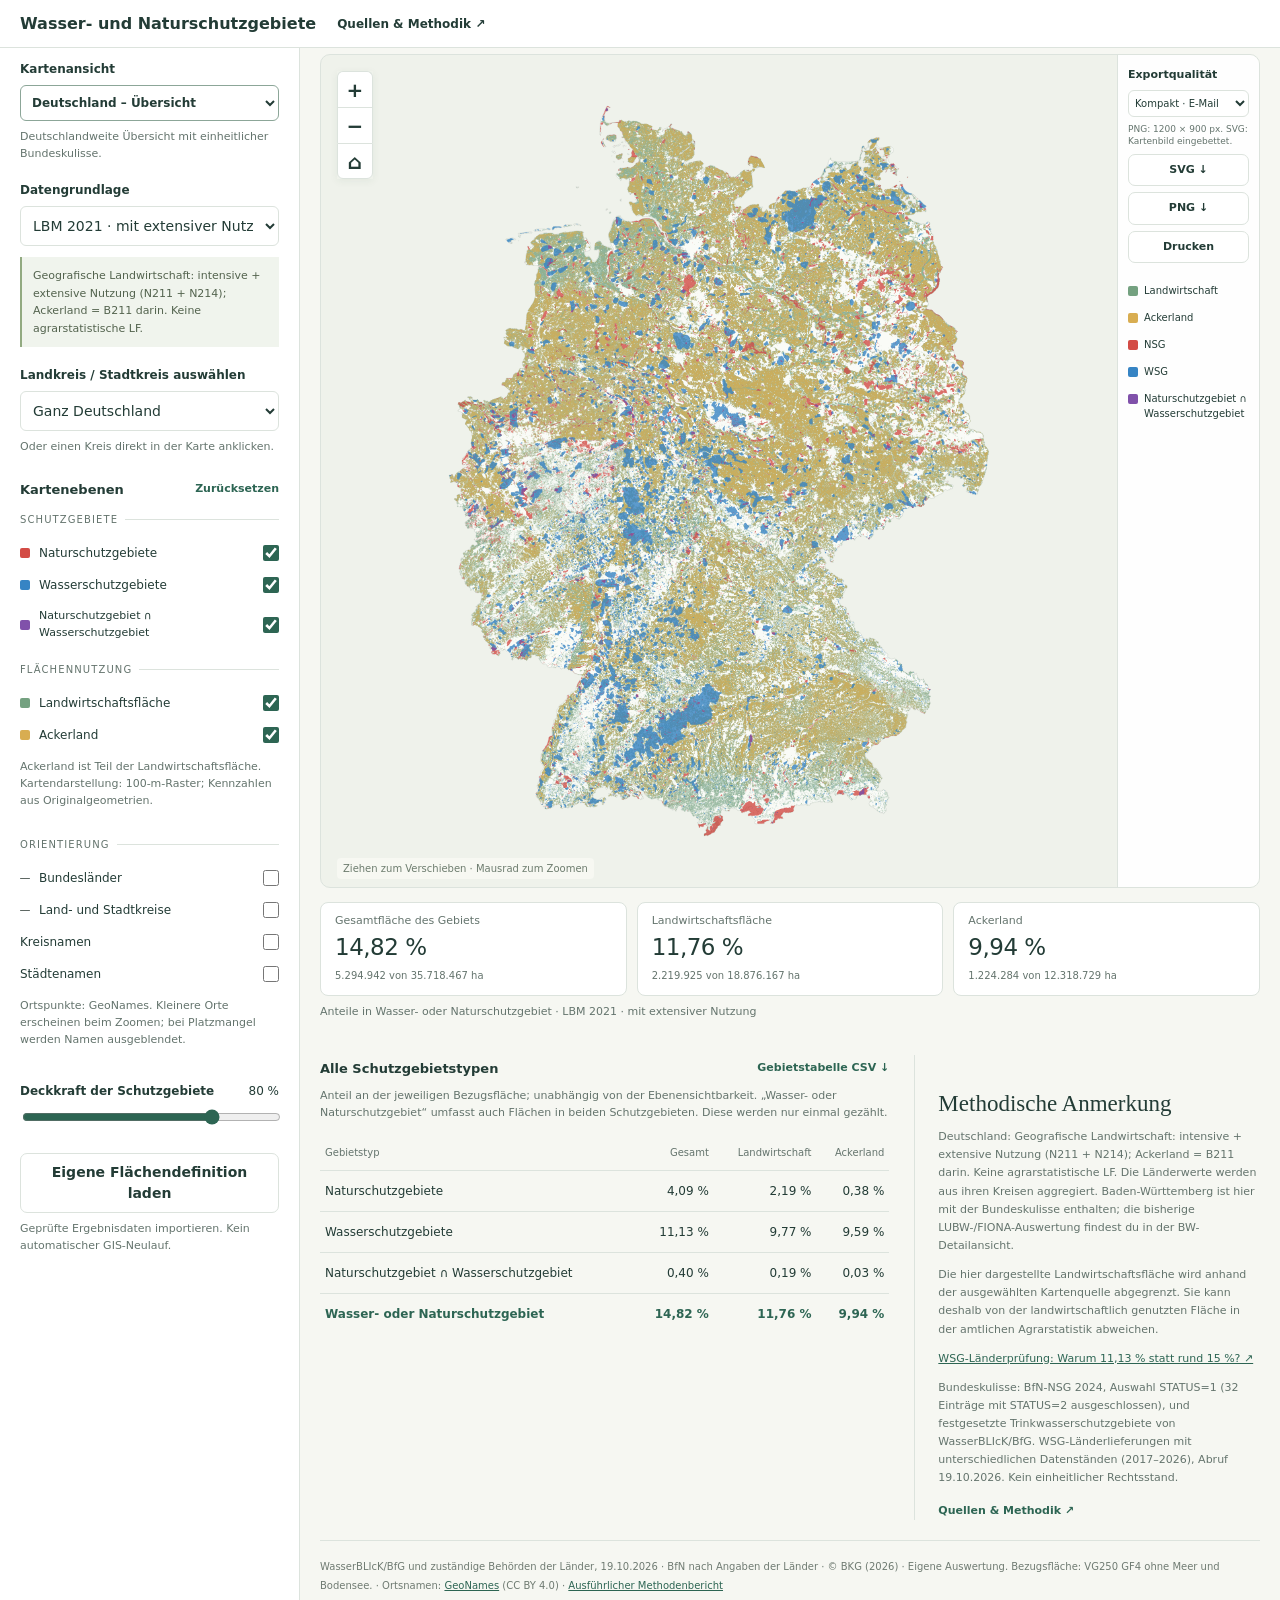
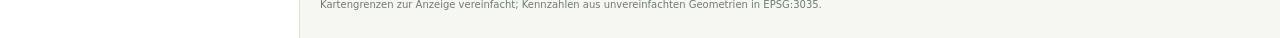
<file: index.html>
<!doctype html>
<html lang="de"><head><meta charset="utf-8"><meta name="viewport" content="width=device-width,initial-scale=1"><meta name="description" content="Amtliche Schutzgebiete und landwirtschaftliche Flächen in Deutschland und Baden-Württemberg interaktiv erkunden."><title>Wasser- und Naturschutzgebiete</title><link rel="stylesheet" href="style.css?v=20261019-legend1"></head>
<body><header><a class="brand" href="#"><span><span class="site-title">Wasser- und Naturschutzgebiete</span><small>Deutschland & Baden-Württemberg</small></span></a><button id="sourcesBtn" class="quiet">Quellen & Methodik ↗</button></header>
<main><aside class="controls"><div class="scope-switch"><label class="field" for="scope">Kartenansicht</label><select id="scope"><option value="DE">Deutschland – Übersicht</option><option value="BW">Baden-Württemberg – Detailansicht</option></select></div><p id="scopeHelp" class="hint">Deutschlandweite Übersicht mit einheitlicher Bundeskulisse.</p>
<label class="field" for="definition">Datengrundlage</label><select id="definition"><option value="fiona">FIONA · Antragsflächen 2022</option><option value="lbm">LBM-DE · Landbedeckung 2021</option></select><p id="definitionNote" class="note"></p>
<label class="field" for="region">Landkreis / Stadtkreis auswählen</label><select id="region"><option value="BW">Ganz Baden-Württemberg</option></select><p class="hint">Oder einen Kreis direkt in der Karte anklicken.</p>
<div class="section-title">Kartenebenen <button id="defaults" class="text-btn">Zurücksetzen</button></div>
<fieldset><legend>Schutzgebiete</legend><label class="layer"><span><i style="--swatch:#d34b45"></i>Naturschutzgebiete</span><input id="nsg" type="checkbox" checked></label><label class="layer"><span><i style="--swatch:#3684c4"></i>Wasserschutzgebiete</span><input id="wsg" type="checkbox" checked></label><label class="layer sub"><span><i style="--swatch:#8051aa"></i>Naturschutzgebiet ∩ Wasserschutzgebiet</span><input id="overlap" type="checkbox" checked></label></fieldset>
<fieldset><legend>Flächennutzung</legend><label class="layer"><span><i style="--swatch:#74a180"></i>Landwirtschaftsfläche</span><input id="agriculture" type="checkbox" checked></label><label class="layer"><span><i style="--swatch:#d8ad51"></i>Ackerland</span><input id="arable" type="checkbox" checked></label><p id="rasterNote" class="hint"></p></fieldset>
<fieldset><legend>Orientierung</legend><label id="stateLayer" class="layer"><span><i class="line"></i>Bundesländer</span><input id="stateLines" type="checkbox"></label><label class="layer"><span><i class="line"></i>Land- und Stadtkreise</span><input id="county" type="checkbox"></label><label class="layer"><span>Kreisnamen</span><input id="labels" type="checkbox"></label><label class="layer"><span>Städtenamen</span><input id="cities" type="checkbox"></label><p class="hint">Ortspunkte: GeoNames. Kleinere Orte erscheinen beim Zoomen; bei Platzmangel werden Namen ausgeblendet.</p></fieldset>
<label class="field" for="opacity">Deckkraft der Schutzgebiete <output id="opacityValue">80 %</output></label><input id="opacity" type="range" min="20" max="100" value="80">
<button id="dataBtn" class="outline full">Eigene Flächendefinition laden</button><p class="hint">Geprüfte Ergebnisdaten importieren. Kein automatischer GIS-Neulauf.</p>
</aside>
<section class="workspace"><div class="workspace-top" hidden><div><h2 id="regionTitle">Baden-Württemberg</h2></div></div>
<div class="map-wrap"><p id="loadStatus" class="note" role="status" hidden></p><svg id="map" role="img" aria-label="Interaktive Karte der Schutzgebiete und Flächennutzung in Baden-Württemberg" tabindex="0" xmlns="http://www.w3.org/2000/svg"></svg><div class="map-tools"><button id="zoomIn" aria-label="Vergrößern">+</button><button id="zoomOut" aria-label="Verkleinern">−</button><button id="resetView" aria-label="Ganzes Land anzeigen">⌂</button></div><div class="map-caption">Ziehen zum Verschieben · Mausrad zum Zoomen</div><div id="hoverLabel" class="hover-label" hidden></div><aside class="map-rail" aria-label="Kartenlegende und Export"><div class="exports"><label for="exportQuality">Exportqualität</label><select id="exportQuality"><option value="small" selected>Kompakt · E-Mail</option><option value="medium">Standard</option><option value="high">Hoch</option></select><small id="exportHint">PNG: 1200 × 900 px. SVG: Kartenbild eingebettet.</small><button id="svgExport">SVG ↓</button><button id="pngExport">PNG ↓</button><button id="printBtn" title="Druckansicht öffnen">Drucken</button></div><div class="map-legend"><span><i style="--swatch:#74a180"></i>Landwirtschaft</span><span><i style="--swatch:#d8ad51"></i>Ackerland</span><span><i style="--swatch:#d34b45"></i>NSG</span><span><i style="--swatch:#3684c4"></i>WSG</span><span><i style="--swatch:#8051aa"></i>Naturschutzgebiet ∩ Wasserschutzgebiet</span></div></aside></div>
<div class="metrics" aria-live="polite"><article><span>Gesamtfläche des Gebiets</span><strong id="totalMetric">–</strong><small id="totalArea"></small></article><article><span id="agLabel">Landwirtschaftsfläche</span><strong id="agMetric">–</strong><small id="agArea"></small></article><article><span id="arableLabel">Ackerland</span><strong id="arableMetric">–</strong><small id="arableArea"></small></article></div><p class="metric-note" id="metricNote"></p>
<div class="bottom-grid"><section class="results"><div class="section-title">Alle Schutzgebietstypen <button id="csvExport" class="text-btn">Gebietstabelle CSV ↓</button></div><p class="hint">Anteil an der jeweiligen Bezugsfläche; unabhängig von der Ebenensichtbarkeit. „Wasser- oder Naturschutzgebiet“ umfasst auch Flächen in beiden Schutzgebieten. Diese werden nur einmal gezählt.</p><table><thead><tr><th>Gebietstyp</th><th>Gesamt</th><th>Landwirtschaft</th><th>Ackerland</th></tr></thead><tbody id="resultsBody"></tbody></table></section><section class="context"><h3>Methodische Anmerkung</h3><p id="scopeNote"></p><p>Die hier dargestellte Landwirtschaftsfläche wird anhand der ausgewählten Kartenquelle abgegrenzt. Sie kann deshalb von der landwirtschaftlich genutzten Fläche in der amtlichen Agrarstatistik abweichen.</p><p><a href="Wasserschutz-Pruefung.html" target="_blank" rel="noopener">WSG-Länderprüfung: Warum 11,13 % statt rund 15 %? ↗</a></p><p id="protectionNote">Schutzkulisse: Abruf 19.10.2026. Kein einheitlicher historischer Datenstand. Ein Gebietsstatus bedeutet keine überall gleichen Bewirtschaftungsauflagen.</p><button id="methodBtn" class="text-btn">Quellen & Methodik ↗</button></section></div>
<footer><span id="footerText"></span> · Ortsnamen: <a href="https://www.geonames.org/" target="_blank" rel="noopener noreferrer">GeoNames</a> (CC BY 4.0) · <a class="method-link" href="Methodik_bw.txt" target="_blank">Ausführlicher Methodenbericht</a><br>Kartengrenzen zur Anzeige vereinfacht; Kennzahlen aus unvereinfachten Geometrien in EPSG:3035.</footer></section></main>
<dialog id="sourcesDialog"><div class="dialog-head"><div><h2>Quellen & Methodik</h2></div><button data-close aria-label="Schließen">✕</button></div><div id="sourcesContent"></div><p><a href="Wasserschutz-Pruefung.html" target="_blank" rel="noopener">Wasserschutzgebiete: Länderabgleich, Studie und offene Abweichungen ↗</a></p><p class="warning">Quellenlinks öffnen die amtlichen Angebote. Das Dashboard verwendet gespeicherte Datenstände und aktualisiert sie nicht automatisch.</p><a class="button-link method-link" href="Methodik_bw.txt" target="_blank">Vollständigen Methodenbericht öffnen</a></dialog>
<dialog id="dataDialog"><div class="dialog-head"><div><h2>Eigene Flächendefinition</h2></div><button data-close aria-label="Schließen">✕</button></div><p>Du kannst eine vorberechnete Definition als JSON importieren, etwa eine andere Abgrenzung von Landwirtschaft. Die Datei muss dieselbe Schutzkulisse und dieselben Gebietsgrenzen verwenden. Prozentwerte werden aus Hektarangaben berechnet.</p><p>Der Import ersetzt keine Geodatenanalyse. Eigene Definitionsdaten zeigen zunächst <strong>keine Landwirtschaftsgeometrie</strong>; NSG, WSG und Kreisgrenzen bleiben sichtbar. Importierte Werte sind als ungeprüfte eigene Daten gekennzeichnet.</p><button id="templateBtn">Aktuelle Definition als JSON-Vorlage ↓</button><label class="upload" for="dataUpload">JSON-Datei auswählen<input id="dataUpload" type="file" accept=".json,application/json"></label><p id="importMessage" role="status"></p><button id="removeCustom" class="quiet" hidden>Eigene Definition entfernen</button><p class="hint">Der Import bleibt nur in dieser geöffneten Sitzung. Quellen und Beschreibung werden mit der Definition übernommen.</p></dialog>
<div id="toast" role="status" hidden></div><script src="data.js"></script><script src="places-bw.js?v=20261019-de"></script><script src="place-labels.js?v=20261019-de"></script><script src="app.js?v=20261019-area-defaults"></script></body></html>
</file>
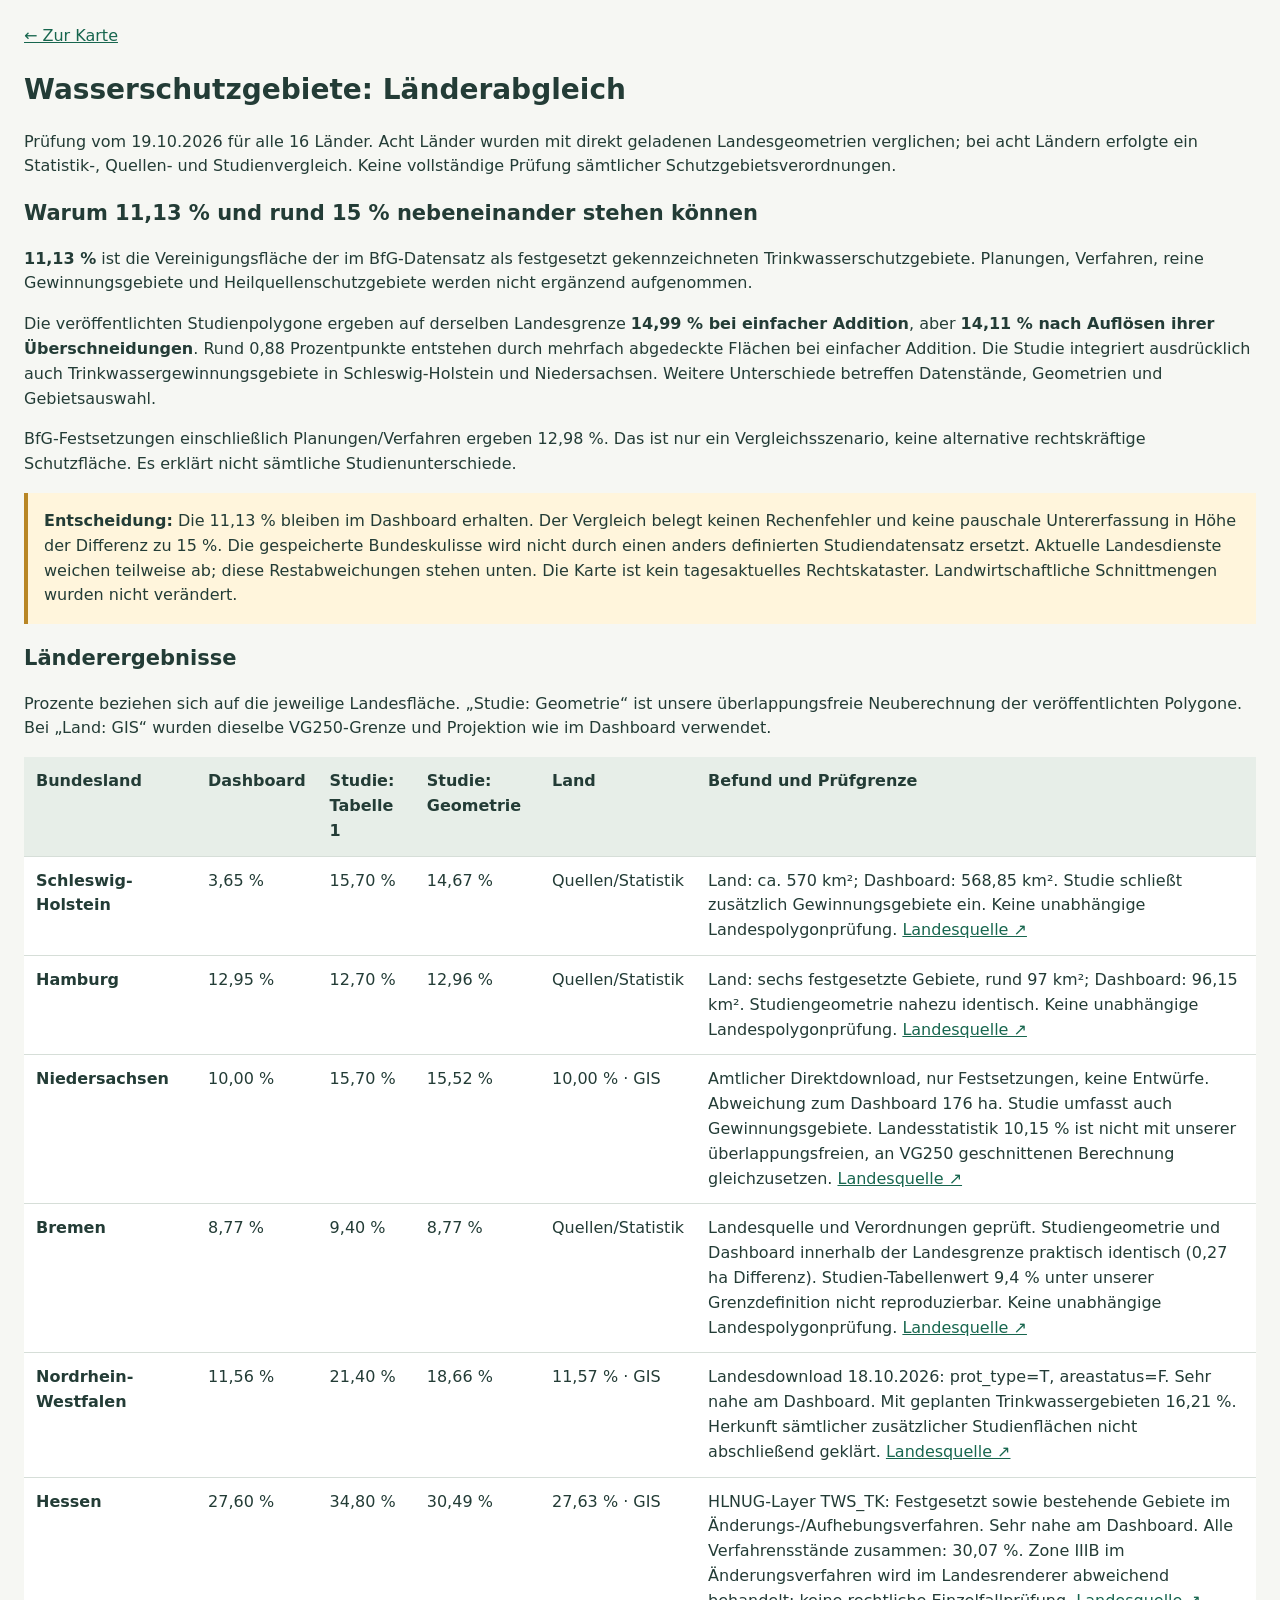
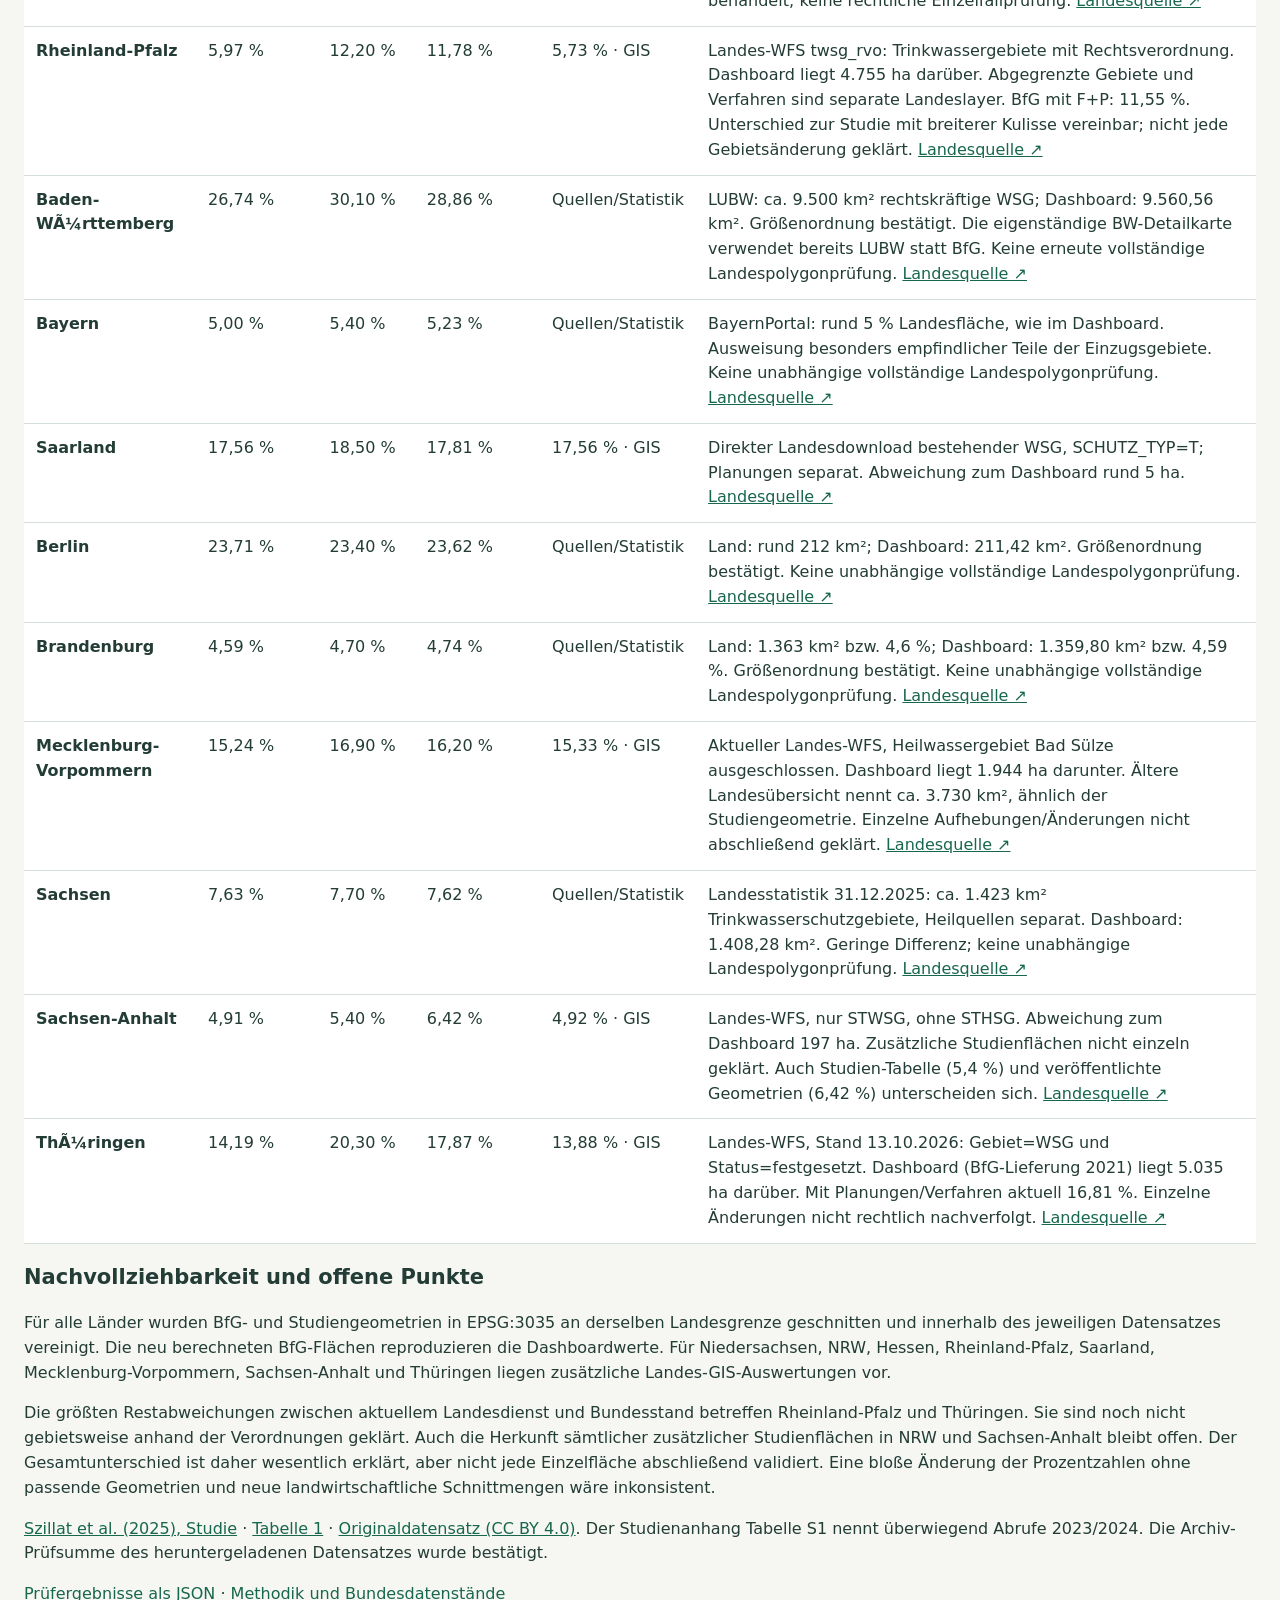
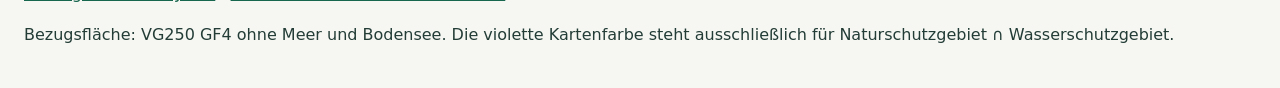
<file: Wasserschutz-Pruefung.html>
<!doctype html><html lang="de"><meta charset="utf-8"><meta name="viewport" content="width=device-width,initial-scale=1"><title>Wasserschutzgebiete – Länderabgleich</title><style>body{font:16px/1.55 system-ui;color:#233c36;background:#f6f7f3;max-width:1450px;margin:auto;padding:24px}a{color:#17664e}h1{font-size:28px}h2{font-size:21px}table{border-collapse:collapse;width:100%;background:white}th,td{padding:12px;text-align:left;border-bottom:1px solid #d6ded8;vertical-align:top}thead th{background:#e7eee8}td:last-child{min-width:330px}.scroll{overflow:auto}.note{padding:16px;background:#fff5dc;border-left:4px solid #b88625}@media print{body{font-size:10px;padding:0}.scroll{overflow:visible}td:last-child{min-width:0}th,td{padding:5px}tr{break-inside:avoid}}</style><a href="./">← Zur Karte</a><h1>Wasserschutzgebiete: Länderabgleich</h1><p>Prüfung vom 19.10.2026 für alle 16 Länder. Acht Länder wurden mit direkt geladenen Landesgeometrien verglichen; bei acht Ländern erfolgte ein Statistik-, Quellen- und Studienvergleich. Keine vollständige Prüfung sämtlicher Schutzgebietsverordnungen.</p><h2>Warum 11,13 % und rund 15 % nebeneinander stehen können</h2><p><strong>11,13 %</strong> ist die Vereinigungsfläche der im BfG-Datensatz als festgesetzt gekennzeichneten Trinkwasserschutzgebiete. Planungen, Verfahren, reine Gewinnungsgebiete und Heilquellenschutzgebiete werden nicht ergänzend aufgenommen.</p><p>Die veröffentlichten Studienpolygone ergeben auf derselben Landesgrenze <strong>14,99 % bei einfacher Addition</strong>, aber <strong>14,11 % nach Auflösen ihrer Überschneidungen</strong>. Rund 0,88 Prozentpunkte entstehen durch mehrfach abgedeckte Flächen bei einfacher Addition. Die Studie integriert ausdrücklich auch Trinkwassergewinnungsgebiete in Schleswig-Holstein und Niedersachsen. Weitere Unterschiede betreffen Datenstände, Geometrien und Gebietsauswahl.</p><p>BfG-Festsetzungen einschließlich Planungen/Verfahren ergeben 12,98 %. Das ist nur ein Vergleichsszenario, keine alternative rechtskräftige Schutzfläche. Es erklärt nicht sämtliche Studienunterschiede.</p><div class="note"><strong>Entscheidung:</strong> Die 11,13 % bleiben im Dashboard erhalten. Der Vergleich belegt keinen Rechenfehler und keine pauschale Untererfassung in Höhe der Differenz zu 15 %. Die gespeicherte Bundeskulisse wird nicht durch einen anders definierten Studiendatensatz ersetzt. Aktuelle Landesdienste weichen teilweise ab; diese Restabweichungen stehen unten. Die Karte ist kein tagesaktuelles Rechtskataster. Landwirtschaftliche Schnittmengen wurden nicht verändert.</div><h2>Länderergebnisse</h2><p>Prozente beziehen sich auf die jeweilige Landesfläche. „Studie: Geometrie“ ist unsere überlappungsfreie Neuberechnung der veröffentlichten Polygone. Bei „Land: GIS“ wurden dieselbe VG250-Grenze und Projektion wie im Dashboard verwendet.</p><div class="scroll"><table><thead><tr><th>Bundesland</th><th>Dashboard</th><th>Studie: Tabelle 1</th><th>Studie: Geometrie</th><th>Land</th><th>Befund und Prüfgrenze</th></tr></thead><tbody><tr><th>Schleswig-Holstein</th><td>3,65 %</td><td>15,70 %</td><td>14,67 %</td><td>Quellen/Statistik</td><td>Land: ca. 570 km²; Dashboard: 568,85 km². Studie schließt zusätzlich Gewinnungsgebiete ein. Keine unabhängige Landespolygonprüfung. <a href="https://www.schleswig-holstein.de/DE/fachinhalte/G/grundwasser/grundwasserschutz">Landesquelle ↗</a></td></tr><tr><th>Hamburg</th><td>12,95 %</td><td>12,70 %</td><td>12,96 %</td><td>Quellen/Statistik</td><td>Land: sechs festgesetzte Gebiete, rund 97 km²; Dashboard: 96,15 km². Studiengeometrie nahezu identisch. Keine unabhängige Landespolygonprüfung. <a href="https://www.hamburg.de/politik-und-verwaltung/behoerden/bukea/themen/wasser/grundwasser/bedeutung-wasserschutzgebiete-hamburg-1158472">Landesquelle ↗</a></td></tr><tr><th>Niedersachsen</th><td>10,00 %</td><td>15,70 %</td><td>15,52 %</td><td>10,00 % · GIS</td><td>Amtlicher Direktdownload, nur Festsetzungen, keine Entwürfe. Abweichung zum Dashboard 176 ha. Studie umfasst auch Gewinnungsgebiete. Landesstatistik 10,15 % ist nicht mit unserer überlappungsfreien, an VG250 geschnittenen Berechnung gleichzusetzen. <a href="https://www.nlwkn.niedersachsen.de/startseite/wasserwirtschaft/grundwasser/wasserversorgung/wasserschutzgebiete/-44035.html">Landesquelle ↗</a></td></tr><tr><th>Bremen</th><td>8,77 %</td><td>9,40 %</td><td>8,77 %</td><td>Quellen/Statistik</td><td>Landesquelle und Verordnungen geprüft. Studiengeometrie und Dashboard innerhalb der Landesgrenze praktisch identisch (0,27 ha Differenz). Studien-Tabellenwert 9,4 % unter unserer Grenzdefinition nicht reproduzierbar. Keine unabhängige Landespolygonprüfung. <a href="https://umwelt.bremen.de/umwelt/wasser/grundwasser-und-wasserschutzgebiete-2158580">Landesquelle ↗</a></td></tr><tr><th>Nordrhein-Westfalen</th><td>11,56 %</td><td>21,40 %</td><td>18,66 %</td><td>11,57 % · GIS</td><td>Landesdownload 18.10.2026: prot_type=T, areastatus=F. Sehr nahe am Dashboard. Mit geplanten Trinkwassergebieten 16,21 %. Herkunft sämtlicher zusätzlicher Studienflächen nicht abschließend geklärt. <a href="https://www.opengeodata.nrw.de/produkte/umwelt_klima/wasser/trinkwasser/wasserschutzgebiete/">Landesquelle ↗</a></td></tr><tr><th>Hessen</th><td>27,60 %</td><td>34,80 %</td><td>30,49 %</td><td>27,63 % · GIS</td><td>HLNUG-Layer TWS_TK: Festgesetzt sowie bestehende Gebiete im Änderungs-/Aufhebungsverfahren. Sehr nahe am Dashboard. Alle Verfahrensstände zusammen: 30,07 %. Zone IIIB im Änderungsverfahren wird im Landesrenderer abweichend behandelt; keine rechtliche Einzelfallprüfung. <a href="https://geodienste-umwelt.hessen.de/arcgis/rest/services/gruschu/gruschu_wsg/MapServer/7">Landesquelle ↗</a></td></tr><tr><th>Rheinland-Pfalz</th><td>5,97 %</td><td>12,20 %</td><td>11,78 %</td><td>5,73 % · GIS</td><td>Landes-WFS twsg_rvo: Trinkwassergebiete mit Rechtsverordnung. Dashboard liegt 4.755 ha darüber. Abgegrenzte Gebiete und Verfahren sind separate Landeslayer. BfG mit F+P: 11,55 %. Unterschied zur Studie mit breiterer Kulisse vereinbar; nicht jede Gebietsänderung geklärt. <a href="https://geodienste-wasser.rlp-umwelt.de/geoserver/wsg/wfs?service=WFS&amp;request=GetCapabilities">Landesquelle ↗</a></td></tr><tr><th>Baden-WÃ¼rttemberg</th><td>26,74 %</td><td>30,10 %</td><td>28,86 %</td><td>Quellen/Statistik</td><td>LUBW: ca. 9.500 km² rechtskräftige WSG; Dashboard: 9.560,56 km². Größenordnung bestätigt. Die eigenständige BW-Detailkarte verwendet bereits LUBW statt BfG. Keine erneute vollständige Landespolygonprüfung. <a href="https://www.lubw.baden-wuerttemberg.de/wasser/wasserschutzgebiete">Landesquelle ↗</a></td></tr><tr><th>Bayern</th><td>5,00 %</td><td>5,40 %</td><td>5,23 %</td><td>Quellen/Statistik</td><td>BayernPortal: rund 5 % Landesfläche, wie im Dashboard. Ausweisung besonders empfindlicher Teile der Einzugsgebiete. Keine unabhängige vollständige Landespolygonprüfung. <a href="https://www.bayernportal.de/dokumente/leistung/86663960583">Landesquelle ↗</a></td></tr><tr><th>Saarland</th><td>17,56 %</td><td>18,50 %</td><td>17,81 %</td><td>17,56 % · GIS</td><td>Direkter Landesdownload bestehender WSG, SCHUTZ_TYP=T; Planungen separat. Abweichung zum Dashboard rund 5 ha. <a href="https://geoportal.saarland.de/article/Download_Schutzgebietskataster/">Landesquelle ↗</a></td></tr><tr><th>Berlin</th><td>23,71 %</td><td>23,40 %</td><td>23,62 %</td><td>Quellen/Statistik</td><td>Land: rund 212 km²; Dashboard: 211,42 km². Größenordnung bestätigt. Keine unabhängige vollständige Landespolygonprüfung. <a href="https://www.berlin.de/sen/uvk/umwelt/wasser-und-geologie/">Landesquelle ↗</a></td></tr><tr><th>Brandenburg</th><td>4,59 %</td><td>4,70 %</td><td>4,74 %</td><td>Quellen/Statistik</td><td>Land: 1.363 km² bzw. 4,6 %; Dashboard: 1.359,80 km² bzw. 4,59 %. Größenordnung bestätigt. Keine unabhängige vollständige Landespolygonprüfung. <a href="https://mleuv.brandenburg.de/mleuv/de/umwelt/wasser/grundwasser-und-wasserversorgung/wasserschutzgebiete/~mais2redc91347de">Landesquelle ↗</a></td></tr><tr><th>Mecklenburg-Vorpommern</th><td>15,24 %</td><td>16,90 %</td><td>16,20 %</td><td>15,33 % · GIS</td><td>Aktueller Landes-WFS, Heilwassergebiet Bad Sülze ausgeschlossen. Dashboard liegt 1.944 ha darunter. Ältere Landesübersicht nennt ca. 3.730 km², ähnlich der Studiengeometrie. Einzelne Aufhebungen/Änderungen nicht abschließend geklärt. <a href="https://umweltkarten.lung-mv.de/dienste/wg_schutzgebiete?SERVICE=WFS&amp;REQUEST=GetCapabilities">Landesquelle ↗</a></td></tr><tr><th>Sachsen</th><td>7,63 %</td><td>7,70 %</td><td>7,62 %</td><td>Quellen/Statistik</td><td>Landesstatistik 31.12.2025: ca. 1.423 km² Trinkwasserschutzgebiete, Heilquellen separat. Dashboard: 1.408,28 km². Geringe Differenz; keine unabhängige Landespolygonprüfung. <a href="https://www.wasser.sachsen.de/wsg.html">Landesquelle ↗</a></td></tr><tr><th>Sachsen-Anhalt</th><td>4,91 %</td><td>5,40 %</td><td>6,42 %</td><td>4,92 % · GIS</td><td>Landes-WFS, nur STWSG, ohne STHSG. Abweichung zum Dashboard 197 ha. Zusätzliche Studienflächen nicht einzeln geklärt. Auch Studien-Tabelle (5,4 %) und veröffentlichte Geometrien (6,42 %) unterscheiden sich. <a href="https://umwelt.sachsen-anhalt.de/freie-daten">Landesquelle ↗</a></td></tr><tr><th>ThÃ¼ringen</th><td>14,19 %</td><td>20,30 %</td><td>17,87 %</td><td>13,88 % · GIS</td><td>Landes-WFS, Stand 13.10.2026: Gebiet=WSG und Status=festgesetzt. Dashboard (BfG-Lieferung 2021) liegt 5.035 ha darüber. Mit Planungen/Verfahren aktuell 16,81 %. Einzelne Änderungen nicht rechtlich nachverfolgt. <a href="https://www.geoproxy.geoportal-th.de/geoproxy/services/wsg_hqsg_wfs?service=WFS&amp;request=GetCapabilities">Landesquelle ↗</a></td></tr></tbody></table></div><h2>Nachvollziehbarkeit und offene Punkte</h2><p>Für alle Länder wurden BfG- und Studiengeometrien in EPSG:3035 an derselben Landesgrenze geschnitten und innerhalb des jeweiligen Datensatzes vereinigt. Die neu berechneten BfG-Flächen reproduzieren die Dashboardwerte. Für Niedersachsen, NRW, Hessen, Rheinland-Pfalz, Saarland, Mecklenburg-Vorpommern, Sachsen-Anhalt und Thüringen liegen zusätzliche Landes-GIS-Auswertungen vor.</p><p>Die größten Restabweichungen zwischen aktuellem Landesdienst und Bundesstand betreffen Rheinland-Pfalz und Thüringen. Sie sind noch nicht gebietsweise anhand der Verordnungen geklärt. Auch die Herkunft sämtlicher zusätzlicher Studienflächen in NRW und Sachsen-Anhalt bleibt offen. Der Gesamtunterschied ist daher wesentlich erklärt, aber nicht jede Einzelfläche abschließend validiert. Eine bloße Änderung der Prozentzahlen ohne passende Geometrien und neue landwirtschaftliche Schnittmengen wäre inkonsistent.</p><p><a href="https://link.springer.com/article/10.1186/s12302-025-01233-3">Szillat et al. (2025), Studie</a> · <a href="https://link.springer.com/article/10.1186/s12302-025-01233-3/tables/1">Tabelle 1</a> · <a href="https://freidok.uni-freiburg.de/data/263651">Originaldatensatz (CC BY 4.0)</a>. Der Studienanhang Tabelle S1 nennt überwiegend Abrufe 2023/2024. Die Archiv-Prüfsumme des heruntergeladenen Datensatzes wurde bestätigt.</p><p><a href="Wasserschutz-Pruefung.json">Prüfergebnisse als JSON</a> · <a href="Methodik_de.txt">Methodik und Bundesdatenstände</a></p><p>Bezugsfläche: VG250 GF4 ohne Meer und Bodensee. Die violette Kartenfarbe steht ausschließlich für Naturschutzgebiet ∩ Wasserschutzgebiet.</p></html>
</file>
<file: style.css>
:root{--ink:#233c36;--muted:#64746d;--line:#dce3dd;--paper:#f6f7f2;--accent:#2d6553}*{box-sizing:border-box}body{margin:0;font:14px/1.5 system-ui,-apple-system,Segoe UI,sans-serif;color:var(--ink);background:var(--paper)}button,select,input{font:inherit}button,.button-link{cursor:pointer;background:white;border:1px solid var(--line);border-radius:7px;padding:8px 13px;color:var(--ink);font-weight:600;text-decoration:none}button:hover{background:#edf2ec;border-color:#9aafa0}button:focus-visible,select:focus-visible,a:focus-visible,input:focus-visible,svg:focus-visible{outline:3px solid #b89942;outline-offset:3px}header{height:86px;padding:0 32px;display:flex;align-items:center;justify-content:space-between;border-bottom:1px solid var(--line);background:#fff}.brand{display:flex;gap:12px;align-items:center;text-decoration:none;color:var(--ink);font-size:13px;font-weight:750;letter-spacing:2px}.brand small{display:block;font-size:12px;letter-spacing:.4px;color:var(--muted);font-weight:400}.brand-icon{font-size:36px;color:var(--accent)}.header-note{font-size:12px;color:var(--muted)}.dot{display:inline-block;width:7px;height:7px;background:#67947a;border-radius:50%;margin-right:6px}.quiet{border-color:transparent;background:transparent}.eyebrow{font-size:10px;font-weight:750;letter-spacing:1.8px;color:#718478}main{display:grid;grid-template-columns:300px minmax(0,1fr);max-width:1800px;margin:auto}.controls{padding:30px 24px;border-right:1px solid var(--line);background:#fff}h1{font-family:Georgia,serif;font-weight:400;font-size:34px;line-height:1.12;letter-spacing:-.9px;margin:13px 0}h2{font-size:24px;letter-spacing:-.6px;font-weight:600;margin:5px 0}h3{font-family:Georgia,serif;font-size:23px;font-weight:400;line-height:1.2;margin:10px 0}.intro{color:var(--muted);font-size:13px;margin-bottom:27px}.field{display:block;font-size:12px;font-weight:650;margin:19px 0 7px}select{width:100%;padding:10px 8px;border:1px solid var(--line);border-radius:6px;background:#fff;color:var(--ink)}.note{padding:10px 11px;background:#f0f4ed;border-left:2px solid #92aa81;font-size:11px;line-height:1.6;color:#53634e}.hint{font-size:11px;color:var(--muted);line-height:1.55;margin:7px 0 14px}.section-title{display:flex;justify-content:space-between;align-items:center;font-size:13px;font-weight:700;margin:24px 0 9px;gap:10px}.text-btn{border:0;background:transparent;padding:0;font-size:11px;color:var(--accent)}fieldset{border:0;border-top:1px solid var(--line);margin:13px 0 0;padding:10px 0 1px}legend{font-size:10px;color:var(--muted);padding:0 7px 0 0;text-transform:uppercase;letter-spacing:1.1px}.layer{display:flex;align-items:center;justify-content:space-between;gap:8px;padding:7px 0;font-size:12px;cursor:pointer}.layer span{display:flex;align-items:center;gap:9px}.layer.sub{font-size:11px}i{display:inline-block;width:10px;height:10px;background:var(--swatch);border-radius:2px;flex-shrink:0}i.line{height:1px;background:#5e6863}.layer input{accent-color:var(--accent);width:16px;height:16px;margin:0}input[type=range]{width:100%;accent-color:var(--accent)}output{float:right;font-weight:400}.full{width:100%;margin-top:22px}.outline{background:transparent}.workspace{padding:28px 30px;min-width:0}.workspace-top{display:flex;justify-content:space-between;align-items:center;gap:10px}.exports{display:flex;gap:7px}.exports button{font-size:12px}.metrics{display:grid;grid-template-columns:repeat(3,1fr);gap:12px;margin-top:21px}.metrics article{background:#fff;border:1px solid var(--line);padding:16px 18px;border-radius:8px}.metrics span{font-size:11px;color:var(--muted);display:block}.metrics strong{font-size:30px;font-weight:500;letter-spacing:-1.2px;display:block;margin:2px 0}.metrics small{font-size:10px;color:var(--muted)}.metric-note{font-size:11px;color:var(--muted);margin:8px 0 14px}.map-wrap{background:#eff2eb;border:1px solid var(--line);border-radius:10px;position:relative;overflow:hidden}#map{width:100%;height:620px;display:block;touch-action:none;cursor:grab}#map:active{cursor:grabbing}.map-tools{position:absolute;top:16px;left:16px;display:flex;flex-direction:column;box-shadow:0 2px 8px #254a3410}.map-tools button{border-radius:0;border-bottom:0;width:36px;height:36px;padding:3px;font-size:20px}.map-tools button:first-child{border-radius:6px 6px 0 0}.map-tools button:last-child{border-bottom:1px solid var(--line);border-radius:0 0 6px 6px}.map-caption{position:absolute;left:16px;bottom:46px;font-size:10px;color:#6d7c6e;background:#f9faf4dc;padding:3px 6px;border-radius:4px;pointer-events:none}.map-legend{display:flex;gap:16px;flex-wrap:wrap;position:absolute;bottom:0;left:0;right:0;background:#ffffffeb;padding:11px 16px;font-size:10px;border-top:1px solid #e0e5dd}.map-legend span{display:flex;gap:6px;align-items:center}.hover-label{position:absolute;top:15px;right:15px;background:#fff;padding:7px 12px;border:1px solid var(--line);border-radius:6px;font-size:12px;pointer-events:none}.bottom-grid{display:grid;grid-template-columns:minmax(0,1.4fr) minmax(220px,.85fr);gap:25px;margin:4px 0 20px}table{width:100%;border-collapse:collapse;font-size:12px}th{text-align:right;font-size:10px;color:var(--muted);font-weight:500;padding:10px 5px}td{padding:11px 5px;text-align:right;border-top:1px solid var(--line)}td:first-child,th:first-child{text-align:left}tr:last-child td{font-weight:700;color:var(--accent)}.context{padding:25px 0 0 23px;border-left:1px solid var(--line);margin-top:20px}.context p{font-size:11px;color:var(--muted);line-height:1.65}footer{font-size:10px;color:#6f7b72;border-top:1px solid var(--line);padding-top:16px;line-height:1.9}a{color:var(--accent)}dialog{border:1px solid var(--line);border-radius:13px;max-width:700px;width:calc(100% - 32px);padding:28px;color:var(--ink);max-height:85vh;overflow:auto;box-shadow:0 20px 80px #112b3130}dialog::backdrop{background:#16372c70}.dialog-head{display:flex;align-items:flex-start;justify-content:space-between;gap:10px;margin-bottom:15px}dialog p{font-size:13px}dialog .source{border-top:1px solid var(--line);padding:13px 0}dialog .source h3{font:650 14px system-ui;margin:0 0 5px}dialog .source p{font-size:12px;margin:4px 0}.warning{padding:12px;background:#f5edd7;border-radius:6px}.upload{display:block;padding:15px;border:1px dashed #9eafa0;border-radius:8px;margin-top:20px}.upload input{display:block;margin-top:9px;width:100%}#toast{position:fixed;bottom:24px;left:50%;transform:translateX(-50%);background:#233c36;color:#fff;padding:12px 20px;border-radius:8px;z-index:20;max-width:90%;box-shadow:0 4px 20px #0002}#importMessage{color:#a23d31}#map .county-hit:hover{fill:#233c3612}.county-label{paint-order:stroke;stroke:#fff;stroke-width:1;stroke-linejoin:round;fill:#2e453a;font-family:system-ui;pointer-events:none}.button-link{display:inline-block}
@media(min-width:1500px){#map{height:730px}}@media(max-width:1050px){main{grid-template-columns:260px minmax(0,1fr)}.controls{padding:25px 18px}.workspace{padding:23px 20px}.bottom-grid{grid-template-columns:1fr}.context{border-left:0;border-top:1px solid var(--line);padding:20px 0}.header-note{display:none}.metrics article{padding:12px}.metrics strong{font-size:26px}.workspace-top{align-items:flex-start}.exports{flex-wrap:wrap;justify-content:flex-end}}@media(max-width:720px){header{height:72px;padding:0 16px}header .quiet{font-size:11px;padding:6px}.brand{font-size:11px}main{display:flex;flex-direction:column}.controls{border-right:0;border-bottom:1px solid var(--line);padding:22px}h1{font-size:30px}h1 br{display:none}.controls fieldset{display:inline-block;vertical-align:top;width:100%}.workspace{padding:22px 14px}.metrics{gap:6px}.metrics article{padding:10px 8px}.metrics strong{font-size:24px}.metrics span,.metrics small{font-size:9px}.workspace-top h2{font-size:20px}#map{height:550px}.map-legend{gap:8px;padding:10px}.map-caption{display:none}.bottom-grid{gap:4px}.exports button{padding:6px 8px;font-size:10px}table{font-size:11px}}
@media print{body>header,main,.controls,dialog,#toast{display:none!important}body{background:white}#printOutput{display:block!important;width:100%}#printOutput svg{width:100%;height:auto}@page{size:A4 landscape;margin:8mm}}#printOutput{display:none}

.brand{font-size:20px;letter-spacing:0;font-weight:600;line-height:1.3}.brand small{font-size:14px;margin-top:5px}.site-title{display:block}@media(max-width:720px){.brand{font-size:16px;max-width:68%}.brand small{font-size:12px}header{min-height:86px;height:auto;padding-top:12px;padding-bottom:12px}}

[hidden]{display:none!important}

/* Keep the initial map inside the viewport; details follow below it. */
header{height:auto;min-height:64px;padding:10px 24px;gap:20px}
.brand{font-size:18px}.brand small{font-size:11px;margin-top:2px}
.scope-switch{display:flex;align-items:center;gap:10px;margin-left:auto}
.scope-switch .field{margin:0;white-space:nowrap;font-size:12px}
.scope-switch select{width:210px;padding:7px 10px;font-weight:650;border-color:#8ca698}
.workspace{padding:12px 20px 24px}.workspace-top{min-height:44px;margin-bottom:10px;align-items:center}
.workspace-top h2{font-size:22px;margin:0}.controls{padding:12px 20px}
.controls>.field:first-child{margin-top:0}
.map-wrap{height:var(--map-panel-height,calc(100dvh - 150px));padding-bottom:38px}
#map{height:100%;width:100%}.map-caption{bottom:44px}
.map-legend{min-height:38px;padding:9px 12px;gap:12px}
#loadStatus{position:absolute;top:12px;left:64px;right:12px;z-index:2;margin:0;background:#fff;box-shadow:0 2px 12px #0001}
body.initial-loading #map,body.initial-loading .metrics{visibility:hidden}
.metrics{margin-top:14px;gap:10px}.metrics article{padding:10px 14px}
.metrics strong{font-size:23px;letter-spacing:-.5px;margin:0}.metrics span{font-size:11px}.metrics small{font-size:10px}
@media(max-width:900px){header{gap:12px;padding:8px 16px}.brand{font-size:16px}.scope-switch .field{display:none}.scope-switch select{width:185px}.workspace{padding:12px}.exports button{padding:6px 8px}}
@media(max-width:720px){header{flex-wrap:wrap;min-height:0}.brand{max-width:none;flex:1}.scope-switch{order:3;width:100%;margin:0}.scope-switch .field{display:block}.scope-switch select{flex:1;width:auto}main{display:flex}.workspace{order:0}.controls{order:1;border-top:1px solid var(--line)}.workspace-top{min-height:40px}.workspace-top h2{font-size:19px}.metrics strong{font-size:20px}.metrics article{padding:8px}.map-wrap{padding-bottom:48px}.map-legend{min-height:48px;gap:6px 10px;font-size:9px}.map-caption{display:none}}

/* Compact title and scope selection; detailed source information stays below the map. */
header{min-height:48px;padding:6px 20px;gap:12px}
.brand{font-size:16px;line-height:1.2}.brand small{display:none}
.scope-switch select{padding:5px 8px}.workspace{padding-top:6px}
.workspace-top{min-height:36px;margin-bottom:6px}.workspace-top h2{font-size:20px}
footer #sourcesBtn{padding:0;margin-bottom:8px;font-size:12px}
@media(max-width:720px){header{padding:7px 12px;gap:6px}.brand{font-size:14px;flex-basis:100%}.scope-switch{gap:8px}.scope-switch .field{font-size:11px}.scope-switch select{font-size:12px;padding:5px 8px}.workspace-top{min-height:34px}.workspace-top h2{font-size:17px}.workspace{padding-top:6px}}

/* Right-hand rail leaves the full vertical map area available. */
.map-wrap{display:grid;grid-template-columns:minmax(0,1fr) 142px;padding-bottom:0}
#map{grid-column:1;grid-row:1;min-width:0;min-height:0}
.map-rail{grid-column:2;grid-row:1;background:#ffffffed;border-left:1px solid var(--line);padding:12px 10px;overflow:auto;min-height:0}
.map-rail .exports{display:flex;flex-direction:column;gap:6px;margin-bottom:20px}
.map-rail .exports button{width:100%;font-size:11px;padding:7px 8px}
.map-rail .map-legend{position:static;display:flex;flex-direction:column;align-items:flex-start;gap:12px;padding:0;border:0;background:transparent;font-size:10px;min-height:0}
.map-caption{bottom:8px;max-width:calc(100% - 170px)}.hover-label{right:154px}
#loadStatus{right:154px}
@media(max-width:720px){.map-wrap{grid-template-columns:minmax(0,1fr) 92px;padding-bottom:0}.map-rail{padding:8px 5px}.map-rail .exports button{font-size:10px;padding:6px 3px}.map-rail .map-legend{font-size:9px;gap:10px}.map-rail .map-legend span{gap:4px;flex-wrap:wrap}.hover-label{right:100px;max-width:calc(100% - 150px)}#loadStatus{left:8px;right:100px}.map-tools{top:8px;left:8px}}

/* Keep region and source controls together next to the title. */
header{justify-content:flex-start}.scope-switch{margin-left:20px}
header #sourcesBtn{font-size:12px;padding:5px 8px;white-space:nowrap}
@media(max-width:900px){header{flex-wrap:wrap}.scope-switch{margin-left:0}header #sourcesBtn{font-size:11px}}
@media(max-width:720px){.scope-switch{order:1;width:auto;flex:1;min-width:180px}.scope-switch .field{display:none}header #sourcesBtn{order:2;padding:5px 2px;font-size:10px}}

.controls .scope-switch{display:block;margin:0;width:100%;min-width:0}.controls .scope-switch .field{display:block;margin:0 0 7px}.controls .scope-switch select{width:100%;font-size:12px;font-weight:600;padding:9px 7px}

.exports label{font-size:11px;font-weight:650}.exports select{font-size:10px;padding:6px 2px;width:100%}#exportHint{font-size:9px;line-height:1.4;color:var(--muted)}
@media print{
 @page{size:A4 landscape;margin:8mm}
 html,body{width:280mm!important;height:190mm!important;min-height:0!important;margin:0!important;padding:0!important;overflow:hidden!important;background:white!important}
 body>*:not(#printOutput){display:none!important}
 #printOutput{display:block!important;width:280mm!important;height:190mm!important;margin:0!important;padding:0!important;break-inside:avoid;page-break-inside:avoid;overflow:hidden}
 #printOutput img{display:block;width:100%;height:100%;object-fit:contain}
}

.map-rail .map-legend span{min-width:0;overflow-wrap:anywhere;align-items:flex-start}.map-rail .map-legend i{margin-top:3px}.layer.sub span{min-width:0;overflow-wrap:anywhere}.layer input{flex-shrink:0}
</file>
